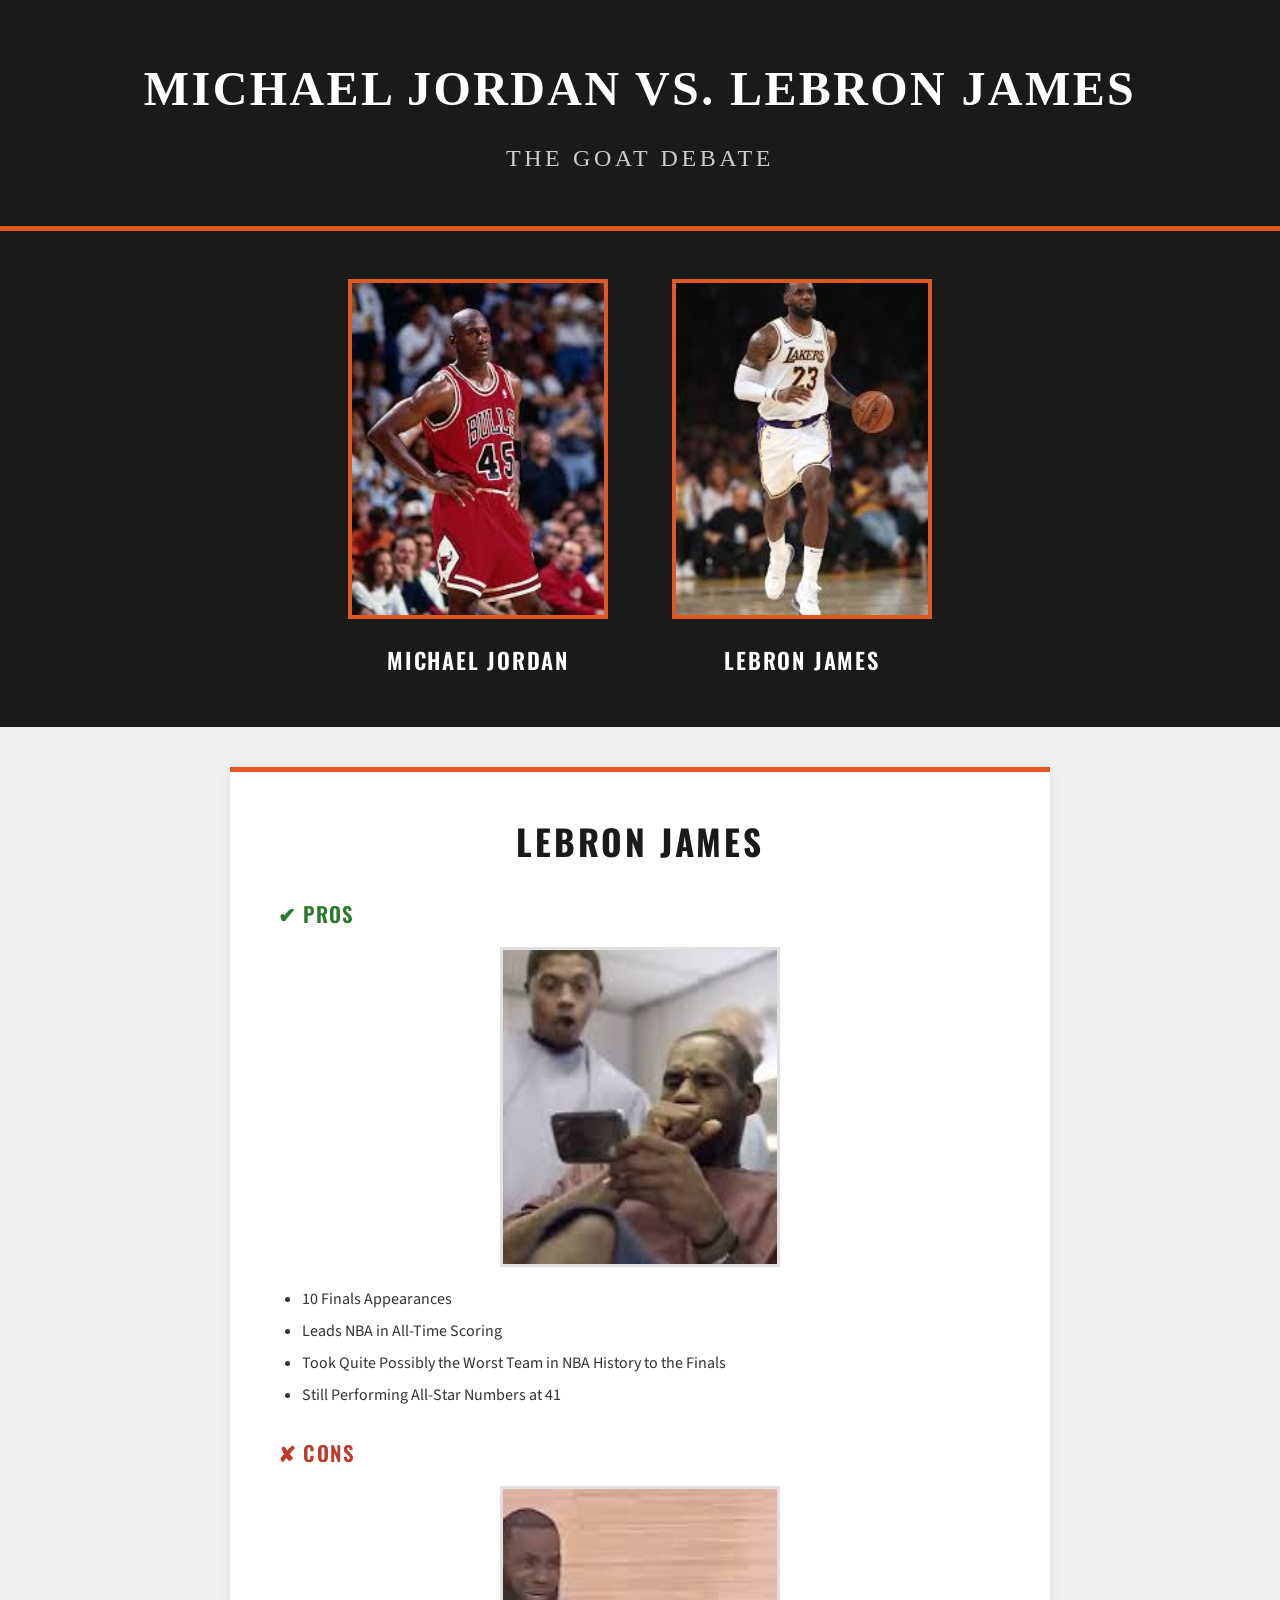
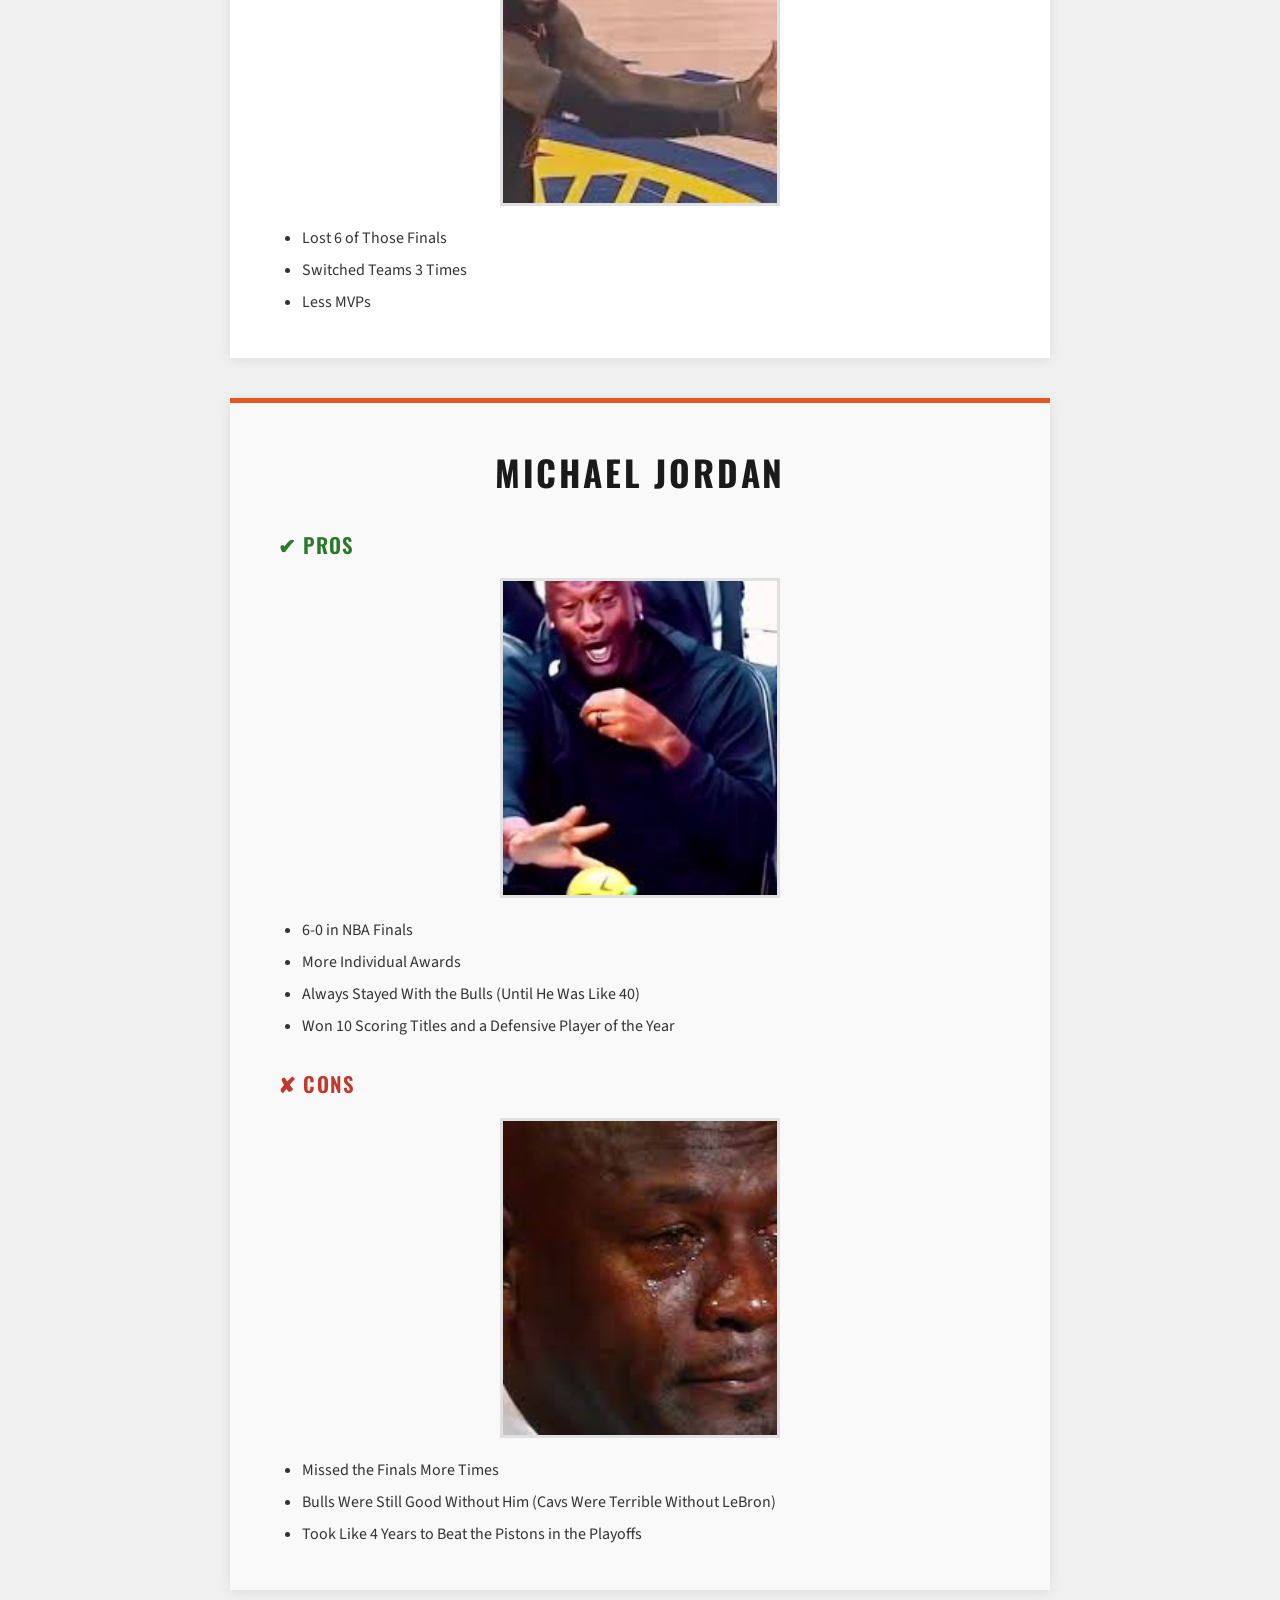
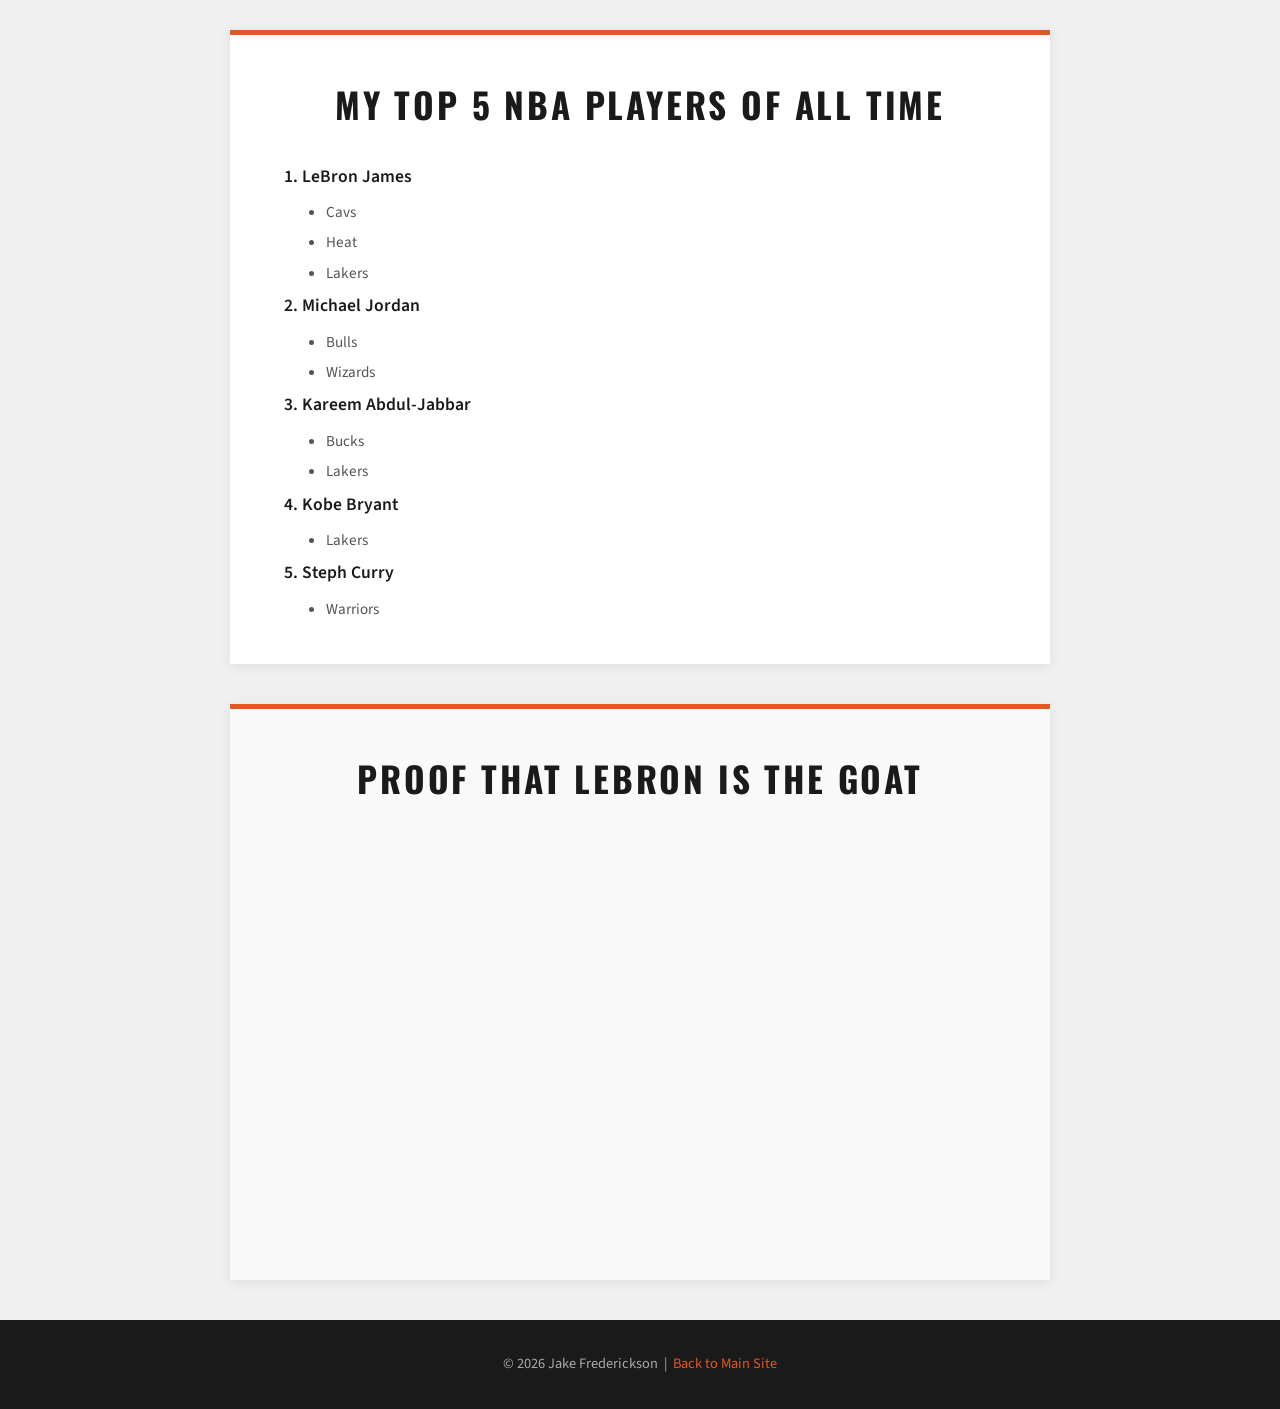
<file: FromScratch.html>
<!DOCTYPE html>
<html lang="en">
<head>
    <meta charset="UTF-8" />
    <meta name="viewport" content="width=device-width, initial-scale=1.0" />
    <title>MJ vs LeBron</title>
    <link rel="stylesheet" href="mystyles.css" />
    <link href="https://fonts.googleapis.com/css2?family=Oswald:wght@400;600;700&family=Source+Sans+3:wght@300;400;600&display=swap" rel="stylesheet" />
</head>
<body>

    <div id="header">
        <h1>Michael Jordan vs. LeBron James</h1>
        <h2>The GOAT Debate</h2>
    </div>

    <div id="players">
        <div class="player-card">
            <img src="img/Jordan.jpg" alt="Michael Jordan" />
            <h3>Michael Jordan</h3>
        </div>
        <div class="player-card">
            <img src="img/James.jpg" alt="LeBron James" />
            <h3>LeBron James</h3>
        </div>
    </div>

    <div id="lebron-section" class="player-section">
        <h2>LeBron James</h2>

        <h3 class="pros">✔ Pros</h3>
        <img src="LebronMeme.jpeg" alt="LeBron James Meme" class="section-img" />
        <ul>
            <li>10 Finals Appearances</li>
            <li>Leads NBA in All-Time Scoring</li>
            <li>Took Quite Possibly the Worst Team in NBA History to the Finals</li>
            <li>Still Performing All-Star Numbers at 41</li>
        </ul>

        <h3 class="cons">✘ Cons</h3>
        <img src="img/LebronCry.jpeg" alt="LeBron James shocked" class="section-img" />
        <ul>
            <li>Lost 6 of Those Finals</li>
            <li>Switched Teams 3 Times</li>
            <li>Less MVPs</li>
        </ul>
    </div>

    <div id="jordan-section" class="player-section alt">
        <h2>Michael Jordan</h2>

        <h3 class="pros">✔ Pros</h3>
        <img src="img/JordanMeme.jpeg" alt="Michael Jordan" class="section-img" />
        <ul>
            <li>6-0 in NBA Finals</li>
            <li>More Individual Awards</li>
            <li>Always Stayed With the Bulls (Until He Was Like 40)</li>
            <li>Won 10 Scoring Titles and a Defensive Player of the Year</li>
        </ul>

        <h3 class="cons">✘ Cons</h3>
        <img src="img/JordanCry.jpeg" alt="Crying Jordan meme" class="section-img" />
        <ul>
            <li>Missed the Finals More Times</li>
            <li>Bulls Were Still Good Without Him (Cavs Were Terrible Without LeBron)</li>
            <li>Took Like 4 Years to Beat the Pistons in the Playoffs</li>
        </ul>
    </div>
    <div class='tableauPlaceholder' id='viz1776491662740' style='position: relative'><noscript><a href='#'><img alt='Lebron vs. Jordan ' src='https:&#47;&#47;public.tableau.com&#47;static&#47;images&#47;PW&#47;PW8R9XZ5Z&#47;1_rss.png' style='border: none' /></a></noscript><object class='tableauViz'  style='display:none;'><param name='host_url' value='https%3A%2F%2Fpublic.tableau.com%2F' /> <param name='embed_code_version' value='3' /> <param name='path' value='shared&#47;PW8R9XZ5Z' /> <param name='toolbar' value='yes' /><param name='static_image' value='https:&#47;&#47;public.tableau.com&#47;static&#47;images&#47;PW&#47;PW8R9XZ5Z&#47;1.png' /> <param name='animate_transition' value='yes' /><param name='display_static_image' value='yes' /><param name='display_spinner' value='yes' /><param name='display_overlay' value='yes' /><param name='display_count' value='yes' /><param name='language' value='en-US' /></object></div>                <script type='text/javascript'>                    var divElement = document.getElementById('viz1776491662740');                    var vizElement = divElement.getElementsByTagName('object')[0];                    vizElement.style.width='100%';vizElement.style.height=(divElement.offsetWidth*0.75)+'px';                    var scriptElement = document.createElement('script');                    scriptElement.src = 'https://public.tableau.com/javascripts/api/viz_v1.js';                    vizElement.parentNode.insertBefore(scriptElement, vizElement);                </script>

    <div id="top5-section" class="player-section">
        <h2>My Top 5 NBA Players Of All Time</h2>
        <ol>
            <li>LeBron James
                <ul>
                    <li>Cavs</li>
                    <li>Heat</li>
                    <li>Lakers</li>
                </ul>
            </li>
            <li>Michael Jordan
                <ul>
                    <li>Bulls</li>
                    <li>Wizards</li>
                </ul>
            </li>
            <li>Kareem Abdul-Jabbar
                <ul>
                    <li>Bucks</li>
                    <li>Lakers</li>
                </ul>
            </li>
            <li>Kobe Bryant
                <ul>
                    <li>Lakers</li>
                </ul>
            </li>
            <li>Steph Curry
                <ul>
                    <li>Warriors</li>
                </ul>
            </li>
        </ol>
    </div>

    <div id="video-section" class="player-section alt">
        <h2>Proof that LeBron is the GOAT</h2>
        <div class="video-wrapper">
            <iframe
                src="https://www.youtube.com/embed/koplcs7BMIc?si=Vmd4GjDg8jt7rlXM"
                title="Proof that LeBron is the GOAT"
                allowfullscreen>
            </iframe>
        </div>
    </div>

    <div id="footer">
        <p>&copy; 2026 Jake Frederickson &nbsp;|&nbsp; <a href="https://jake-m-frederickson.github.io/Jake-Website/">Back to Main Site</a></p>
    </div>

</body>
</html>
</file>
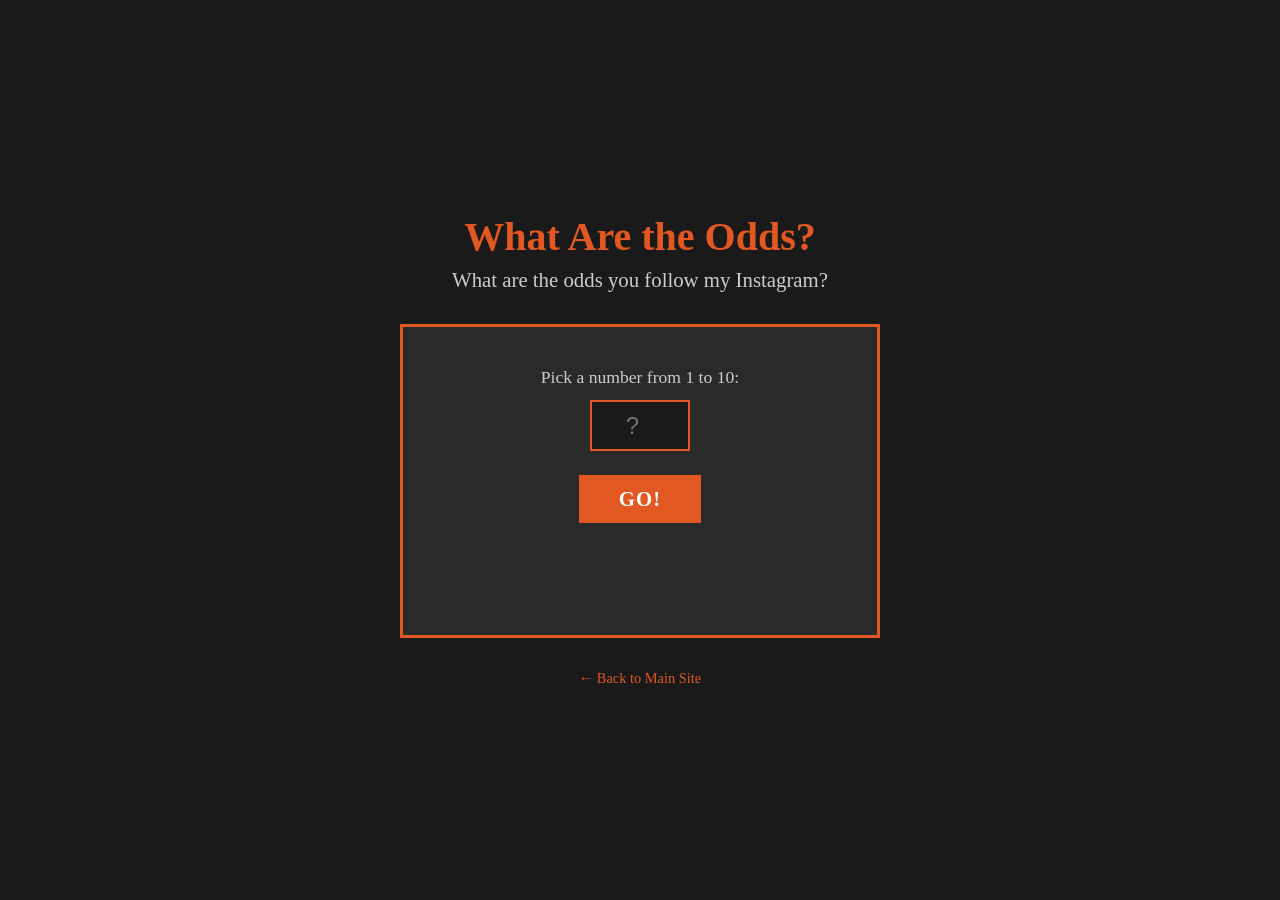
<file: game.html>
<!DOCTYPE html>
<html lang="en">
<head>
    <meta charset="UTF-8" />
    <meta name="viewport" content="width=device-width, initial-scale=1.0" />
    <title>What Are the Odds?</title>
    <style>
        * { box-sizing: border-box; margin: 0; padding: 0; }

        body {
            font-family: 'Georgia', serif;
            background-color: #1a1a1a;
            color: #ffffff;
            display: flex;
            flex-direction: column;
            align-items: center;
            justify-content: center;
            min-height: 100vh;
            padding: 2rem;
        }

        h1 {
            font-size: 2.5rem;
            text-align: center;
            margin-bottom: 0.5rem;
            color: #e25822;
        }

        .caption {
            font-size: 1.3rem;
            text-align: center;
            color: #cccccc;
            margin-bottom: 2rem;
        }

        .game-box {
            background-color: #2a2a2a;
            border: 3px solid #e25822;
            padding: 2.5rem 3rem;
            text-align: center;
            max-width: 480px;
            width: 100%;
        }

        label {
            display: block;
            font-size: 1.1rem;
            color: #cccccc;
            margin-bottom: 0.75rem;
        }

        input[type="number"] {
            width: 100px;
            padding: 0.6rem;
            font-size: 1.5rem;
            text-align: center;
            border: 2px solid #e25822;
            background-color: #1a1a1a;
            color: #ffffff;
            margin-bottom: 1.5rem;
            outline: none;
        }

        button {
            display: block;
            margin: 0 auto;
            padding: 0.75rem 2.5rem;
            font-size: 1.3rem;
            font-family: 'Georgia', serif;
            font-weight: bold;
            background-color: #e25822;
            color: #ffffff;
            border: none;
            cursor: pointer;
            letter-spacing: 0.05em;
            transition: background-color 0.2s;
        }

        button:hover {
            background-color: #c0431a;
        }

        #result {
            margin-top: 1.5rem;
            font-size: 1.4rem;
            font-weight: bold;
            min-height: 2rem;
        }

        #result.win { color: #2ecc71; }
        #result.lose { color: #e74c3c; }

        #numbers {
            margin-top: 1rem;
            font-size: 0.95rem;
            color: #aaaaaa;
        }

        .back-link {
            margin-top: 2rem;
            font-size: 0.9rem;
        }

        .back-link a {
            color: #e25822;
            text-decoration: none;
        }

        .back-link a:hover {
            text-decoration: underline;
        }
    </style>
</head>
<body>

    <h1>What Are the Odds?</h1>
    <p class="caption">What are the odds you follow my Instagram?</p>

    <div class="game-box">
        <label for="userNumber">Pick a number from 1 to 10:</label>
        <input type="number" id="userNumber" min="1" max="10" placeholder="?" />
        <button onclick="playGame()">GO!</button>

        <div id="result"></div>
        <div id="numbers"></div>
    </div>

    <div class="back-link">
        <a href="index.html">← Back to Main Site</a>
    </div>

    <script>
        function playGame() {
            const userInput = parseInt(document.getElementById('userNumber').value);
            const resultDiv = document.getElementById('result');
            const numbersDiv = document.getElementById('numbers');

            if (isNaN(userInput) || userInput < 1 || userInput > 10) {
                resultDiv.textContent = "Please enter a number between 1 and 10!";
                resultDiv.className = "lose";
                numbersDiv.textContent = "";
                return;
            }

            const computerNumber = Math.floor(Math.random() * 10) + 1;

            numbersDiv.textContent = "You picked " + userInput + " — Computer picked " + computerNumber;

            if (userInput === computerNumber) {
                resultDiv.textContent = "You have to follow it!";
                resultDiv.className = "win";
            } else {
                resultDiv.textContent = "Try Again!";
                resultDiv.className = "lose";
            }
        }
    </script>

</body>
</html>
</file>
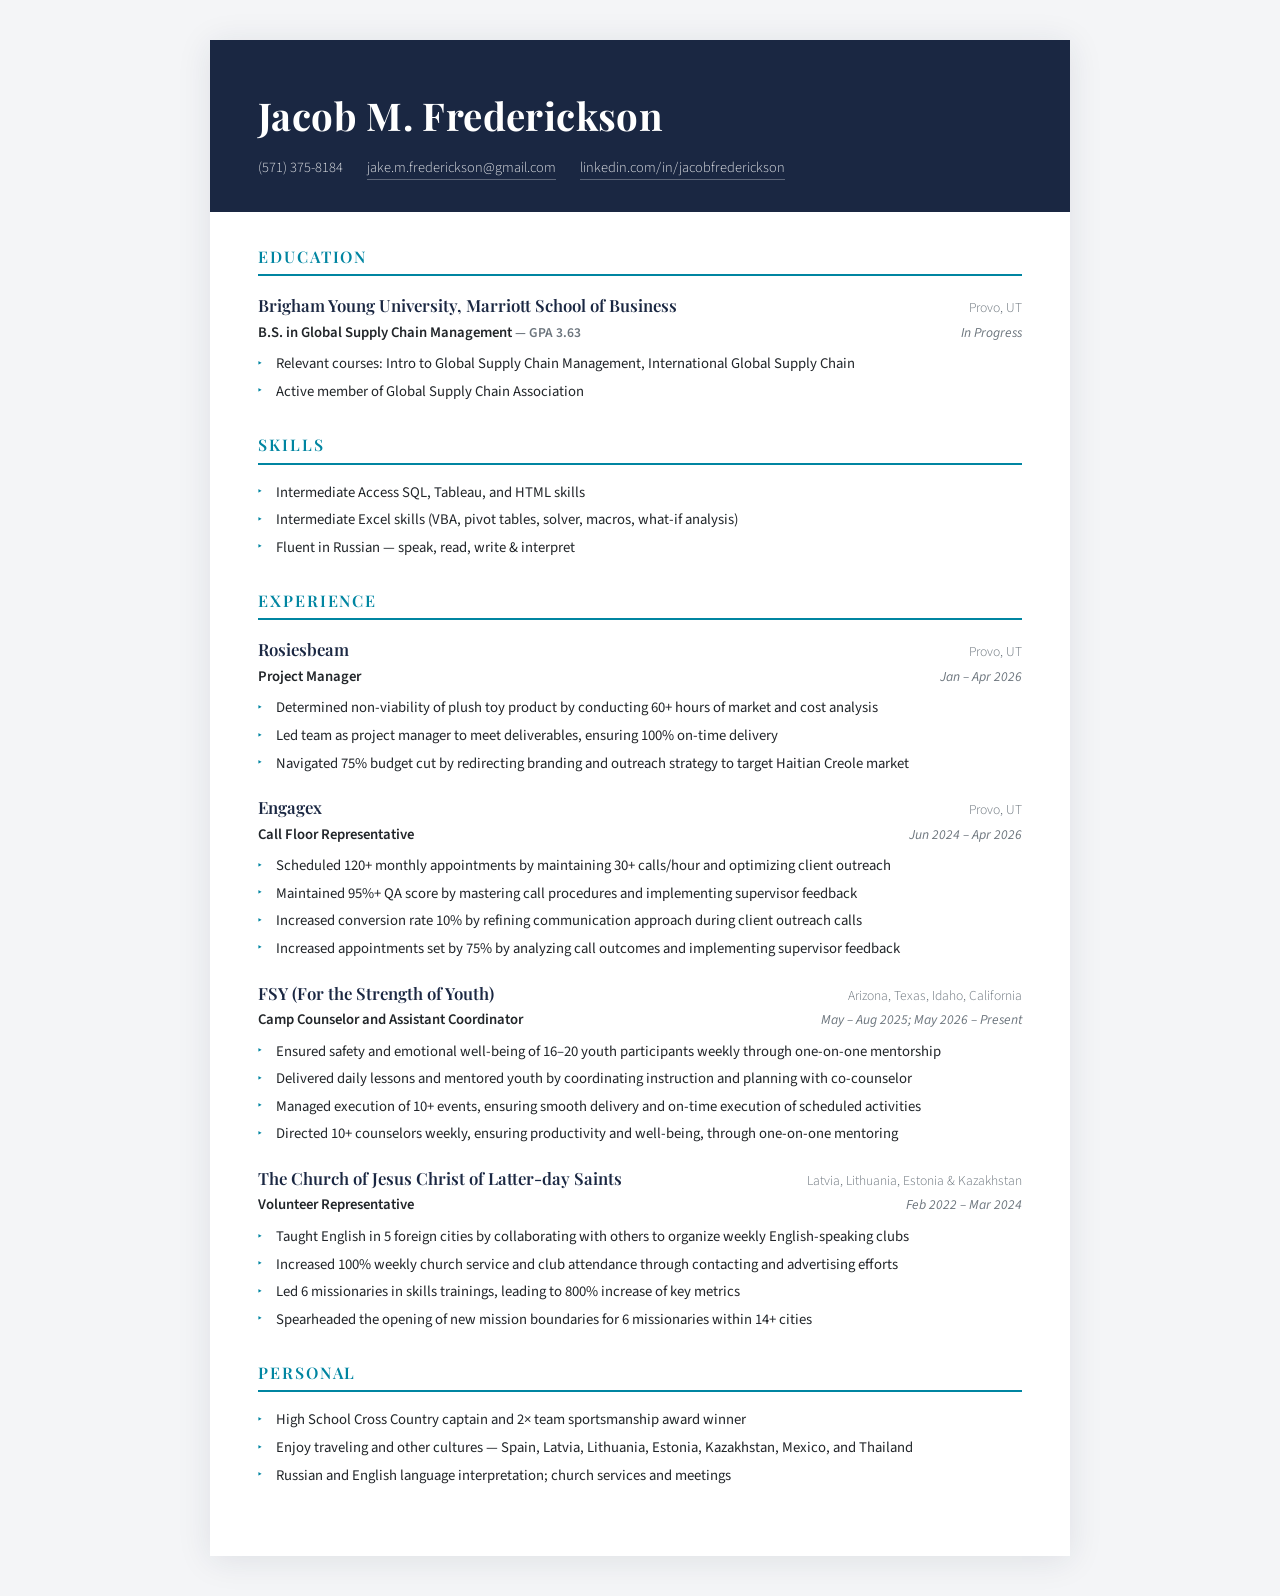
<file: myresume.html>
<!DOCTYPE html>
<html lang="en">
<head>
    <meta charset="UTF-8" />
    <meta name="viewport" content="width=device-width, initial-scale=1.0" />
    <title>Jacob M. Frederickson – Résumé</title>
    <link href="https://fonts.googleapis.com/css2?family=Playfair+Display:wght@400;600;700&family=Source+Sans+3:wght@300;400;600&display=swap" rel="stylesheet" />
    <style>
        *, *::before, *::after { box-sizing: border-box; margin: 0; padding: 0; }
 
        :root {
            --navy: #1a2742;
            --teal: #0085A1;
            --light-gray: #f4f5f7;
            --mid-gray: #6c757d;
            --border: #d8dde6;
            --text: #212529;
        }
 
        body {
            font-family: 'Source Sans 3', sans-serif;
            font-weight: 400;
            font-size: 15px;
            color: var(--text);
            background: var(--light-gray);
            padding: 2.5rem 1rem;
            line-height: 1.6;
        }
 
        .page {
            max-width: 860px;
            margin: 0 auto;
            background: #fff;
            box-shadow: 0 4px 32px rgba(26,39,66,0.10);
        }
 
        /* Header */
        .resume-header {
            background: var(--navy);
            color: #fff;
            padding: 2.8rem 3rem 2rem;
        }
 
        .resume-header h1 {
            font-family: 'Playfair Display', serif;
            font-size: 2.4rem;
            font-weight: 700;
            letter-spacing: 0.01em;
            margin-bottom: 0.5rem;
        }
 
        .contact-info {
            display: flex;
            flex-wrap: wrap;
            gap: 0.3rem 1.5rem;
            font-size: 0.9rem;
            font-weight: 300;
            color: rgba(255,255,255,0.85);
            margin-top: 0.6rem;
        }
 
        .contact-info a {
            color: rgba(255,255,255,0.85);
            text-decoration: none;
            border-bottom: 1px solid rgba(255,255,255,0.3);
            transition: color 0.2s;
        }
 
        .contact-info a:hover { color: #fff; }
 
        /* Body */
        .resume-body {
            padding: 2rem 3rem 2.5rem;
        }
 
        /* Section */
        .section {
            margin-bottom: 1.8rem;
        }
 
        .section-title {
            font-family: 'Playfair Display', serif;
            font-size: 1rem;
            font-weight: 600;
            text-transform: uppercase;
            letter-spacing: 0.12em;
            color: var(--teal);
            border-bottom: 2px solid var(--teal);
            padding-bottom: 0.3rem;
            margin-bottom: 1rem;
        }
 
        /* Entry */
        .entry {
            margin-bottom: 1.2rem;
        }
 
        .entry-header {
            display: flex;
            justify-content: space-between;
            align-items: baseline;
            flex-wrap: wrap;
            gap: 0.2rem;
        }
 
        .entry-org {
            font-family: 'Playfair Display', serif;
            font-size: 1.05rem;
            font-weight: 600;
            color: var(--navy);
        }
 
        .entry-location {
            font-size: 0.85rem;
            color: var(--mid-gray);
            font-weight: 300;
        }
 
        .entry-sub {
            display: flex;
            justify-content: space-between;
            align-items: baseline;
            flex-wrap: wrap;
            gap: 0.2rem;
            margin-top: 0.1rem;
            margin-bottom: 0.5rem;
        }
 
        .entry-role {
            font-size: 0.92rem;
            font-weight: 600;
            color: var(--text);
        }
 
        .entry-date {
            font-size: 0.85rem;
            color: var(--mid-gray);
            font-style: italic;
        }
 
        /* Education special */
        .entry-gpa {
            font-size: 0.85rem;
            color: var(--mid-gray);
        }
 
        ul.bullet-list {
            list-style: none;
            padding: 0;
        }
 
        ul.bullet-list li {
            position: relative;
            padding-left: 1.1rem;
            margin-bottom: 0.25rem;
            font-size: 0.92rem;
            color: var(--text);
        }
 
        ul.bullet-list li::before {
            content: "▸";
            position: absolute;
            left: 0;
            color: var(--teal);
            font-size: 0.75rem;
            top: 0.05em;
        }
 
        /* Skills row */
        .skills-list {
            list-style: none;
            padding: 0;
        }
 
        .skills-list li {
            position: relative;
            padding-left: 1.1rem;
            margin-bottom: 0.25rem;
            font-size: 0.92rem;
        }
 
        .skills-list li::before {
            content: "▸";
            position: absolute;
            left: 0;
            color: var(--teal);
            font-size: 0.75rem;
            top: 0.05em;
        }
 
        @media (max-width: 600px) {
            .resume-header { padding: 2rem 1.5rem 1.5rem; }
            .resume-body { padding: 1.5rem 1.5rem 2rem; }
            .resume-header h1 { font-size: 1.8rem; }
            .entry-header, .entry-sub { flex-direction: column; }
        }
 
        @media print {
            body { background: #fff; padding: 0; }
            .page { box-shadow: none; }
        }
    </style>
</head>
<body>
<div class="page">
 
    <!-- Header -->
    <header class="resume-header">
        <h1>Jacob M. Frederickson</h1>
        <div class="contact-info">
            <span>(571) 375-8184</span>
            <a href="mailto:jake.m.frederickson@gmail.com">jake.m.frederickson@gmail.com</a>
            <a href="https://www.linkedin.com/in/jacobfrederickson" target="_blank">linkedin.com/in/jacobfrederickson</a>
        </div>
    </header>
 
    <div class="resume-body">
 
        <!-- Education -->
        <section class="section">
            <div class="section-title">Education</div>
            <div class="entry">
                <div class="entry-header">
                    <span class="entry-org">Brigham Young University, Marriott School of Business</span>
                    <span class="entry-location">Provo, UT</span>
                </div>
                <div class="entry-sub">
                    <span class="entry-role">B.S. in Global Supply Chain Management <span class="entry-gpa">— GPA 3.63</span></span>
                    <span class="entry-date">In Progress</span>
                </div>
                <ul class="bullet-list">
                    <li>Relevant courses: Intro to Global Supply Chain Management, International Global Supply Chain</li>
                    <li>Active member of Global Supply Chain Association</li>
                </ul>
            </div>
        </section>
 
        <!-- Skills -->
        <section class="section">
            <div class="section-title">Skills</div>
            <ul class="skills-list">
                <li>Intermediate Access SQL, Tableau, and HTML skills</li>
                <li>Intermediate Excel skills (VBA, pivot tables, solver, macros, what-if analysis)</li>
                <li>Fluent in Russian — speak, read, write &amp; interpret</li>
            </ul>
        </section>
 
        <!-- Experience -->
        <section class="section">
            <div class="section-title">Experience</div>
 
            <div class="entry">
                <div class="entry-header">
                    <span class="entry-org">Rosiesbeam</span>
                    <span class="entry-location">Provo, UT</span>
                </div>
                <div class="entry-sub">
                    <span class="entry-role">Project Manager</span>
                    <span class="entry-date">Jan – Apr 2026</span>
                </div>
                <ul class="bullet-list">
                    <li>Determined non-viability of plush toy product by conducting 60+ hours of market and cost analysis</li>
                    <li>Led team as project manager to meet deliverables, ensuring 100% on-time delivery</li>
                    <li>Navigated 75% budget cut by redirecting branding and outreach strategy to target Haitian Creole market</li>
                </ul>
            </div>
 
            <div class="entry">
                <div class="entry-header">
                    <span class="entry-org">Engagex</span>
                    <span class="entry-location">Provo, UT</span>
                </div>
                <div class="entry-sub">
                    <span class="entry-role">Call Floor Representative</span>
                    <span class="entry-date">Jun 2024 – Apr 2026</span>
                </div>
                <ul class="bullet-list">
                    <li>Scheduled 120+ monthly appointments by maintaining 30+ calls/hour and optimizing client outreach</li>
                    <li>Maintained 95%+ QA score by mastering call procedures and implementing supervisor feedback</li>
                    <li>Increased conversion rate 10% by refining communication approach during client outreach calls</li>
                    <li>Increased appointments set by 75% by analyzing call outcomes and implementing supervisor feedback</li>
                </ul>
            </div>
 
            <div class="entry">
                <div class="entry-header">
                    <span class="entry-org">FSY (For the Strength of Youth)</span>
                    <span class="entry-location">Arizona, Texas, Idaho, California</span>
                </div>
                <div class="entry-sub">
                    <span class="entry-role">Camp Counselor and Assistant Coordinator</span>
                    <span class="entry-date">May – Aug 2025; May 2026 – Present</span>
                </div>
                <ul class="bullet-list">
                    <li>Ensured safety and emotional well-being of 16–20 youth participants weekly through one-on-one mentorship</li>
                    <li>Delivered daily lessons and mentored youth by coordinating instruction and planning with co-counselor</li>
                    <li>Managed execution of 10+ events, ensuring smooth delivery and on-time execution of scheduled activities</li>
                    <li>Directed 10+ counselors weekly, ensuring productivity and well-being, through one-on-one mentoring</li>
                </ul>
            </div>
 
            <div class="entry">
                <div class="entry-header">
                    <span class="entry-org">The Church of Jesus Christ of Latter-day Saints</span>
                    <span class="entry-location">Latvia, Lithuania, Estonia &amp; Kazakhstan</span>
                </div>
                <div class="entry-sub">
                    <span class="entry-role">Volunteer Representative</span>
                    <span class="entry-date">Feb 2022 – Mar 2024</span>
                </div>
                <ul class="bullet-list">
                    <li>Taught English in 5 foreign cities by collaborating with others to organize weekly English-speaking clubs</li>
                    <li>Increased 100% weekly church service and club attendance through contacting and advertising efforts</li>
                    <li>Led 6 missionaries in skills trainings, leading to 800% increase of key metrics</li>
                    <li>Spearheaded the opening of new mission boundaries for 6 missionaries within 14+ cities</li>
                </ul>
            </div>
        </section>
 
        <!-- Personal -->
        <section class="section">
            <div class="section-title">Personal</div>
            <ul class="bullet-list">
                <li>High School Cross Country captain and 2× team sportsmanship award winner</li>
                <li>Enjoy traveling and other cultures — Spain, Latvia, Lithuania, Estonia, Kazakhstan, Mexico, and Thailand</li>
                <li>Russian and English language interpretation; church services and meetings</li>
            </ul>
        </section>
 
    </div><!-- /resume-body -->
</div><!-- /page -->
</body>
</html>
</file>
<file: mystyles.css>
/* ── Base ── */
*, *::before, *::after { box-sizing: border-box; margin: 0; padding: 0; }

body {
    font-family: 'Source Sans 3', sans-serif;
    font-size: 16px;
    color: #212529;
    background-color: #f0f0f0;
    line-height: 1.7;
}

/* ── Header ── */
#header {
    text-align: center;
    padding: 4rem 1rem;
    background-color: #1a1a1a;
    color: #ffffff;
    border-bottom: 5px solid #e25822;
}

#header h1 {
    font-family: 'Oswald', sans-serif;
    font-size: 3.5rem;
    font-weight: 700;
    letter-spacing: 0.05em;
    text-transform: uppercase;
    margin-bottom: 0.5rem;
}

#header h2 {
    font-family: 'Oswald', sans-serif;
    font-size: 1.4rem;
    font-weight: 400;
    color: #cccccc;
    letter-spacing: 0.15em;
    text-transform: uppercase;
}

/* ── Player Cards ── */
#players {
    display: flex;
    justify-content: center;
    gap: 4rem;
    padding: 3rem 2rem;
    background-color: #1a1a1a;
}

.player-card {
    text-align: center;
}

.player-card img {
    width: 260px;
    height: 340px;
    object-fit: cover;
    border: 4px solid #e25822;
}

.player-card h3 {
    font-family: 'Oswald', sans-serif;
    font-size: 1.4rem;
    font-weight: 600;
    margin-top: 0.75rem;
    color: #ffffff;
    text-transform: uppercase;
    letter-spacing: 0.08em;
}

/* ── Player Sections ── */
.player-section {
    max-width: 820px;
    margin: 2.5rem auto;
    padding: 2.5rem 3rem;
    background-color: #ffffff;
    border-top: 5px solid #e25822;
    box-shadow: 0 2px 12px rgba(0,0,0,0.08);
}

.player-section.alt {
    background-color: #f9f9f9;
}

.player-section h2 {
    font-family: 'Oswald', sans-serif;
    font-size: 2.2rem;
    font-weight: 700;
    text-align: center;
    color: #1a1a1a;
    text-transform: uppercase;
    letter-spacing: 0.08em;
    margin-bottom: 1.5rem;
}

.player-section h3 {
    font-family: 'Oswald', sans-serif;
    font-size: 1.3rem;
    font-weight: 600;
    margin-top: 1.5rem;
    margin-bottom: 0.75rem;
    text-transform: uppercase;
    letter-spacing: 0.06em;
}

h3.pros { color: #2a7a2a; }
h3.cons { color: #c0392b; }

.player-section ul,
.player-section ol {
    padding-left: 1.5rem;
    font-size: 1rem;
    color: #333333;
    line-height: 2;
}

.player-section ol {
    font-weight: 600;
    font-size: 1.1rem;
    color: #1a1a1a;
}

.player-section ol ul {
    font-weight: 400;
    font-size: 0.95rem;
    color: #555555;
    list-style-type: disc;
    margin-top: 0.2rem;
}

.section-img {
    display: block;
    width: 280px;
    height: 320px;
    object-fit: cover;
    margin: 1rem auto;
    border: 3px solid #e0e0e0;
}

/* ── Video ── */
.video-wrapper {
    position: relative;
    padding-bottom: 56.25%;
    height: 0;
    overflow: hidden;
    margin-top: 1rem;
}

.video-wrapper iframe {
    position: absolute;
    top: 0;
    left: 0;
    width: 100%;
    height: 100%;
    border: 0;
}

/* ── Footer ── */
#footer {
    text-align: center;
    padding: 2rem 1rem;
    background-color: #1a1a1a;
    color: #aaaaaa;
    font-family: 'Source Sans 3', sans-serif;
    font-size: 0.9rem;
    margin-top: 2.5rem;
}

#footer a {
    color: #e25822;
    text-decoration: none;
}

#footer a:hover {
    text-decoration: underline;
}#header {
    text-align: center;
    padding: 3rem 1rem;
    background-color: #1a1a1a;
    color: #ffffff;
}

#header h1 {
    font-family: Georgia, serif;
    font-size: 3rem;
    margin-bottom: 0.5rem;
}

#header h2 {
    font-family: Georgia, serif;
    font-size: 1.5rem;
    font-weight: 300;
    color: #cccccc;
}
</file>
